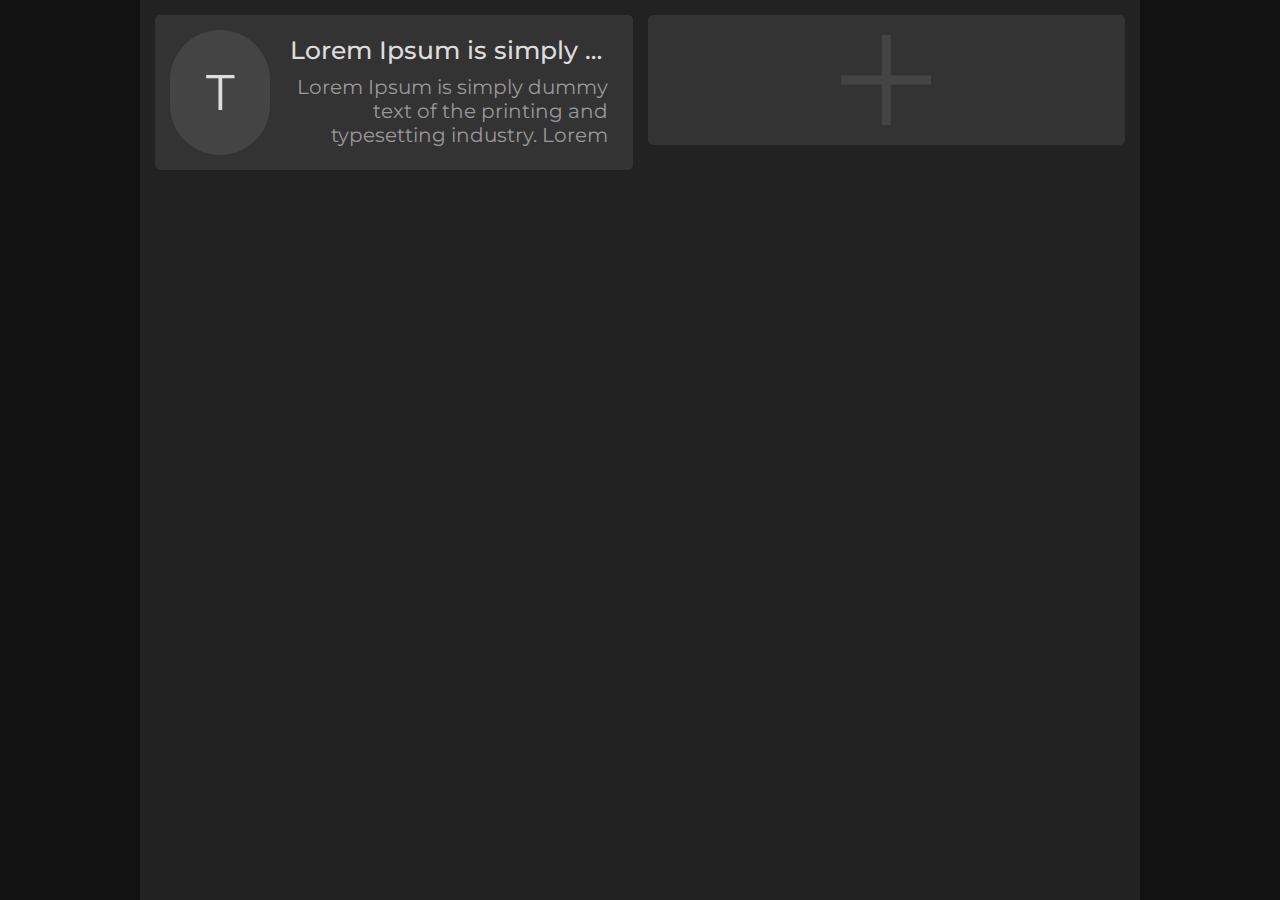
<file: src/main/resources/templates/mainPage/index.html>
<!DOCTYPE html>

<html lang="en" xmlns="http://www.w3.org/1999/xhtml"
      xmlns:th="http://www.thymeleaf.org">
<head>
    <meta charset="UTF-8">
    <title>GGworkManager</title>
    <link rel="stylesheet" href="../../static/css/generalElements/general.css" th:rel="stylesheet"
          th:href="@{/css/generalElements/general.css}">
    <link rel="stylesheet" href="../../static/css/mainPage/main.css" th:rel="stylesheet"
          th:href="@{/css/mainPage/main.css}">
    <link href="https://fonts.googleapis.com/css?family=Montserrat:100,200,300,400,500,600,700" rel="stylesheet"
          th:href="@{https://fonts.googleapis.com/css?family=Montserrat:100,200,300,400,500,600,700}"
          th:rel="stylesheet">
</head>
<body>
<!--<header th:replace="commonElements/header :: header"></header>-->
<main id="main">
    <div class="container" >
        <th:block th:each="work : ${works}">
        <a class="work-button work-block" href="../workPage/index.html" th:href="@{'../workPage/index/id='+${work.id}}">
            <div class="work-image">
                <div class="work-image-replacement" th:text="${work.workName.toUpperCase().charAt(0)}">T</div>
<!--                .toUpperCase().charAt(0)-->
            </div>
            <div class="work-text">
                <div class="work-name" th:text="${work.workName}">Lorem Ipsum is simply dummy text of the printing and typesetting industry.</div>
                <div class="work-description" th:text="${work.workDescription}">Lorem Ipsum is simply dummy text of the printing and typesetting industry.
                    Lorem Ipsum has been the industry's standard dummy text ever since the 1500s, when an unknown
                    printer
                    took a galley of type and scrambled it to make a type specimen book. It has survived not only five
                    centuries, but also the leap into electronic typesetting, remaining essentially unchanged. It was
                    popularised in the 1960s with the release of Letraset sheets containing Lorem Ipsum passages, and
                    more
                    recently with desktop publishing software like Aldus PageMaker including versions of Lorem Ipsum.
                </div>
            </div>
        </a>
        </th:block>
        <a class="new-work-button work-block" href="../newWorkPage/index.html" th:href="@{'../newWorkPage/index'}">
            <div class="add-symbol"></div>
        </a>
    </div>

</main>
<!--<footer th:replace="commonElements/footer :: footer">someFooter</footer>-->
</body>
</html>
</file>
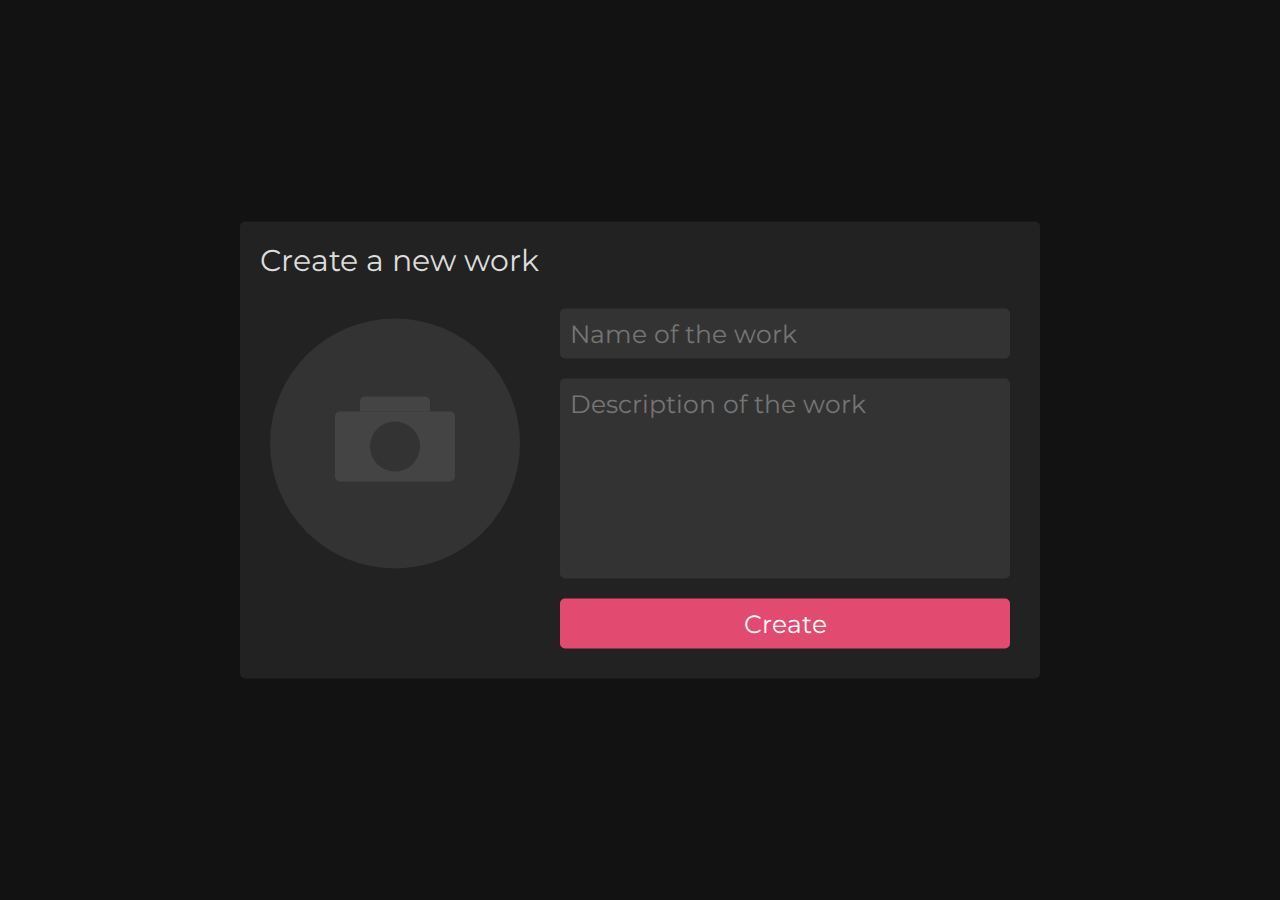
<file: src/main/resources/templates/newWorkPage/index.html>
<!DOCTYPE html>

<html lang="en" xmlns="http://www.w3.org/1999/xhtml"
      xmlns:th="http://www.thymeleaf.org">
<head>
    <meta charset="UTF-8">
    <title>GGTaskManager</title>
    <link rel="stylesheet" href="../../static/css/generalElements/general.css" th:rel="stylesheet"
          th:href="@{/css/generalElements/general.css}">
    <link rel="stylesheet" href="../../static/css/newWorkPage/main.css" th:rel="stylesheet"
          th:href="@{/css/newWorkPage/main.css}">
    <link href="https://fonts.googleapis.com/css?family=Montserrat:100,200,300,400,500,600,700" rel="stylesheet"
          th:href="@{https://fonts.googleapis.com/css?family=Montserrat:100,200,300,400,500,600,700}"
          th:rel="stylesheet">
</head>
<body>
<!--<header th:replace="commonElements/header :: header"></header>-->
<main id="main">
<form class="panel" method="POST" th:action="@{'/newWorkPage/index'}" th:object="${newWork}">
    <div class="panel-text">Create a new work</div>
    <div class="container">
        <div class="image-area">
            <div class="image-replacement">
                <div class="small-rectangle">
                </div>
                <div class="big-rectangle">
                    <div class="round-into-big-rectangle">

                    </div>
                </div>
            </div>

        </div>
        <div class="fields-container">
            <textarea class="name-field text-field" rows="1" placeholder="Name of the work" th:field="${newWork.workName}"></textarea>
            <textarea class="description-field text-field" rows="6" placeholder="Description of the work" th:field="*{workDescription}"></textarea>
            <button type="submit" class="create-work-button">Create</button>
        </div>
        </div>
    </form>
</main>
<!--<footer th:replace="commonElements/footer :: footer">someFooter</footer>-->
</body>
</html>
</file>
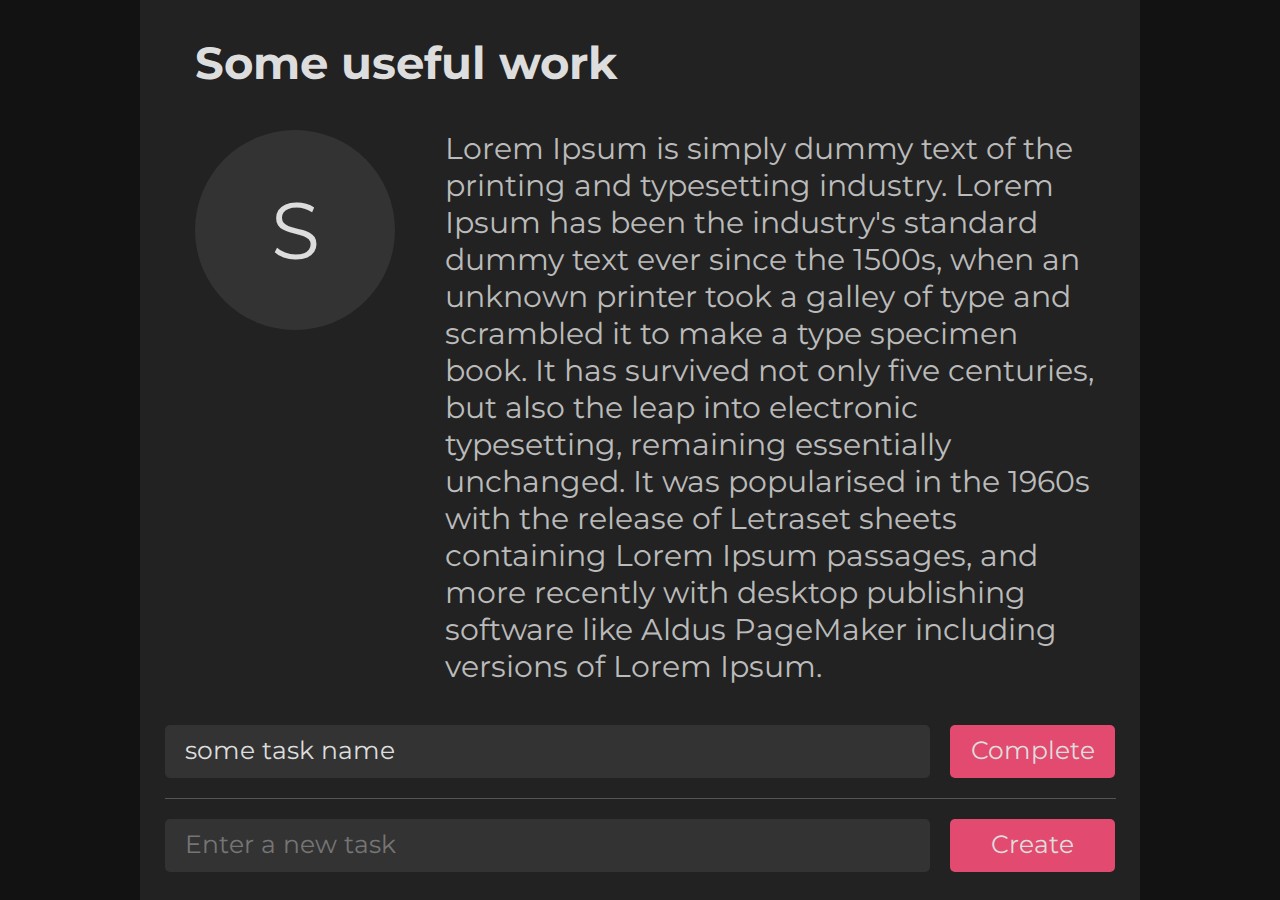
<file: src/main/resources/templates/workPage/index.html>
<!DOCTYPE html>

<html lang="en" xmlns="http://www.w3.org/1999/xhtml"
      xmlns:th="http://www.thymeleaf.org">
<head>
    <meta charset="UTF-8">
    <title>GGTaskManager</title>
    <link rel="stylesheet" href="../../static/css/generalElements/general.css" th:rel="stylesheet"
          th:href="@{/css/generalElements/general.css}">
    <link rel="stylesheet" href="../../static/css/workPage/main.css" th:rel="stylesheet"
          th:href="@{/css/workPage/main.css}">
    <link href="https://fonts.googleapis.com/css?family=Montserrat:100,200,300,400,500,600,700" rel="stylesheet"
          th:href="@{https://fonts.googleapis.com/css?family=Montserrat:100,200,300,400,500,600,700}"
          th:rel="stylesheet">
</head>
<body>
<!--<header th:replace="commonElements/header :: header"></header>-->
<main id="main">
    <div class="container">
        <div class="work-name-place" th:text="${currentWork.workName}">Some useful work</div>
        <div class="image-and-description-place">
            <div class="image-place" th:text="${currentWork.workName.toUpperCase().charAt(0)}">S</div>
            <div class="description-place" th:text="${currentWork.workDescription}">Lorem Ipsum is simply dummy text of the printing and typesetting industry.
                Lorem Ipsum has been the industry's standard dummy text ever since the 1500s, when an unknown
                printer
                took a galley of type and scrambled it to make a type specimen book. It has survived not only five
                centuries, but also the leap into electronic typesetting, remaining essentially unchanged. It was
                popularised in the 1960s with the release of Letraset sheets containing Lorem Ipsum passages, and
                more
                recently with desktop publishing software like Aldus PageMaker including versions of Lorem Ipsum.
            </div>
        </div>
        <div class="tasks-container">
            <th:block th:each="task : ${tasks}">
            <div class="task">
                <div class="task-name" th:text="${task.taskName}">some task name</div>
                <div class="task-complete-button">Complete</div>
            </div>
            </th:block>
<!--            <div class="task">-->
<!--                <div class="task-name">some task name</div>-->
<!--                <div class="task-complete-button">Complete</div>-->
<!--            </div>-->
<!--            <div class="task">-->
<!--                <div class="task-name">some task name</div>-->
<!--                <div class="task-complete-button">Complete</div>-->
<!--            </div>-->
<!--            <div class="task">-->
<!--                <div class="task-name">some task name</div>-->
<!--                <div class="task-complete-button">Complete</div>-->
<!--            </div>-->
        </div>
        <div class="separator"></div>
        <div class="new-task task">
            <input class="new-task-name" placeholder="Enter a new task">
            <div class="new-task-create-button">Create</div>
        </div>
    </div>
</main>
<!--<footer th:replace="commonElements/footer :: footer">someFooter</footer>-->
</body>
</html>
</file>
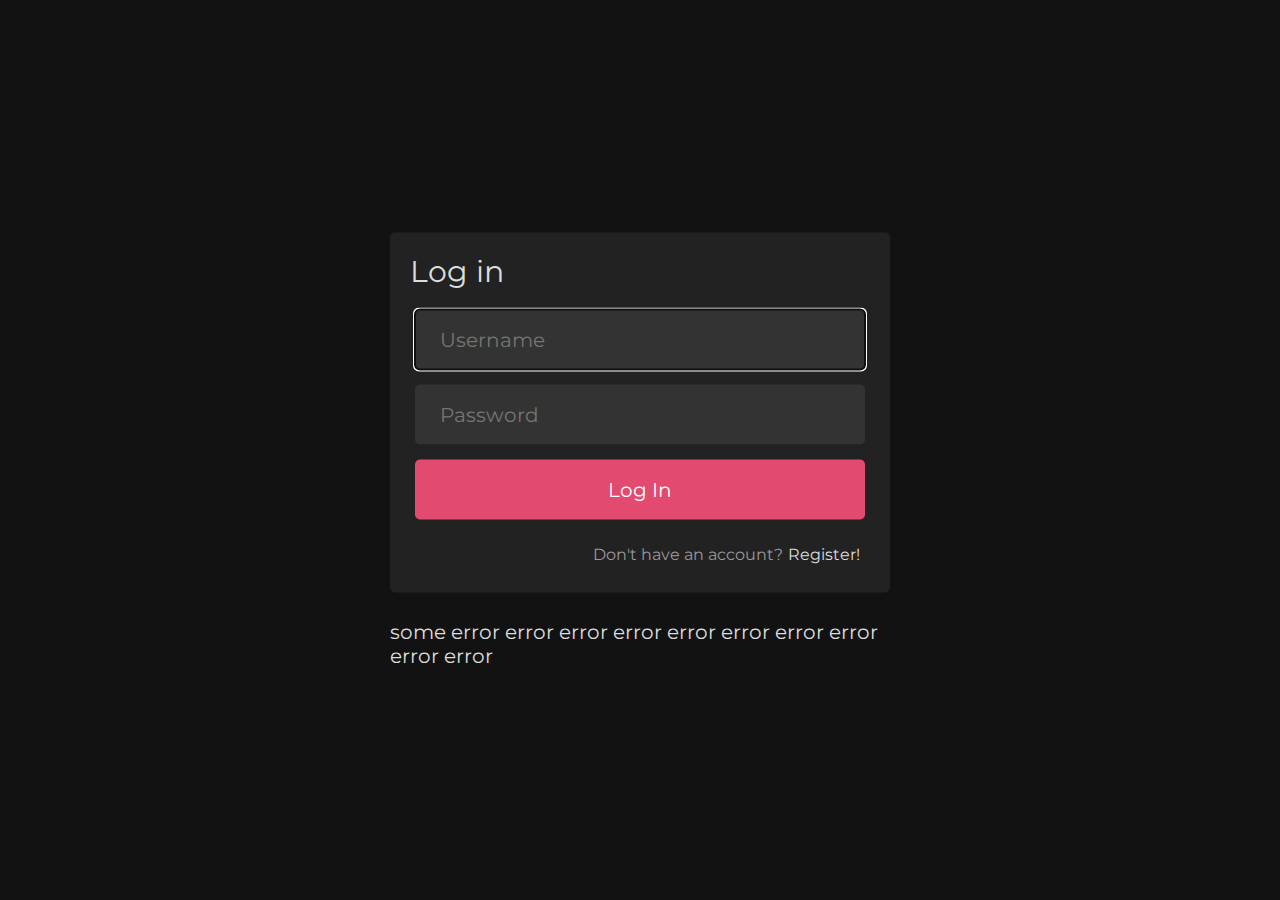
<file: src/main/resources/templates/logInPage/logInForm.html>
<!DOCTYPE html>

<html lang="en" xmlns="http://www.w3.org/1999/xhtml"
      xmlns:th="http://www.thymeleaf.org">
<head>
    <meta charset="utf-8">
    <title>GGTaskManager</title>
    <link rel="stylesheet" href="../../static/css/generalElements/general.css" th:rel="stylesheet"
          th:href="@{/css/generalElements/general.css}">
    <link href="https://fonts.googleapis.com/css?family=Montserrat:100,200,300,400,500,600,700" rel="stylesheet"
          th:href="@{https://fonts.googleapis.com/css?family=Montserrat:100,200,300,400,500,600,700}"
          th:rel="stylesheet">
    <link rel="stylesheet" href="../../static/css/generalElements/signFormElements.css" th:rel="stylesheet"
          th:href="@{/css/generalElements/signFormElements.css}">
    <link rel="stylesheet" href="../../static/css/logInPage/main.css" th:rel="stylesheet"
          th:href="@{/css/logInPage/main.css}">
</head>

<div class="container" th:fragment="container">
    <form class="form-log-in" method="POST" th:action="@{/logInPage/index}">
        <div class="form-heading" th:text="#{form.logInHeaderText}">Log in</div>

        <div class="form-group">

            <input name="username" type="text" class="form-control" placeholder="Username"
                   th:placeholder="#{form.placeholderUsername}"
                   autofocus="true"/>

            <input name="password" type="password" class="form-control" placeholder="Password"
                   th:placeholder="#{form.placeholderPassword}"/>

            <input type="hidden" name="${_csrf.parameterName}" value="${_csrf.token}"/>

            <button id="log-in-button" class="btn btn-lg btn-primary btn-block" type="submit"
                    th:text="#{form.logInButton}">Log In
            </button>
            <div id="register-text-div">
                <div  th:text="#{form.betweenButtonText}">Don't have an account? </div>
                <div>
                    <a id="to-sign-up-button" th:href="@{../signUpPage/index}"
                       th:text="#{form.toRegisterButton}"> Register!</a>
                </div>
            </div>
        </div>
    </form>
<!--    <span th:text="${message}">some message</span>-->
    <span class="has-error" th:text="${error}">some error error error error error error error error error error</span>
</div>
</file>
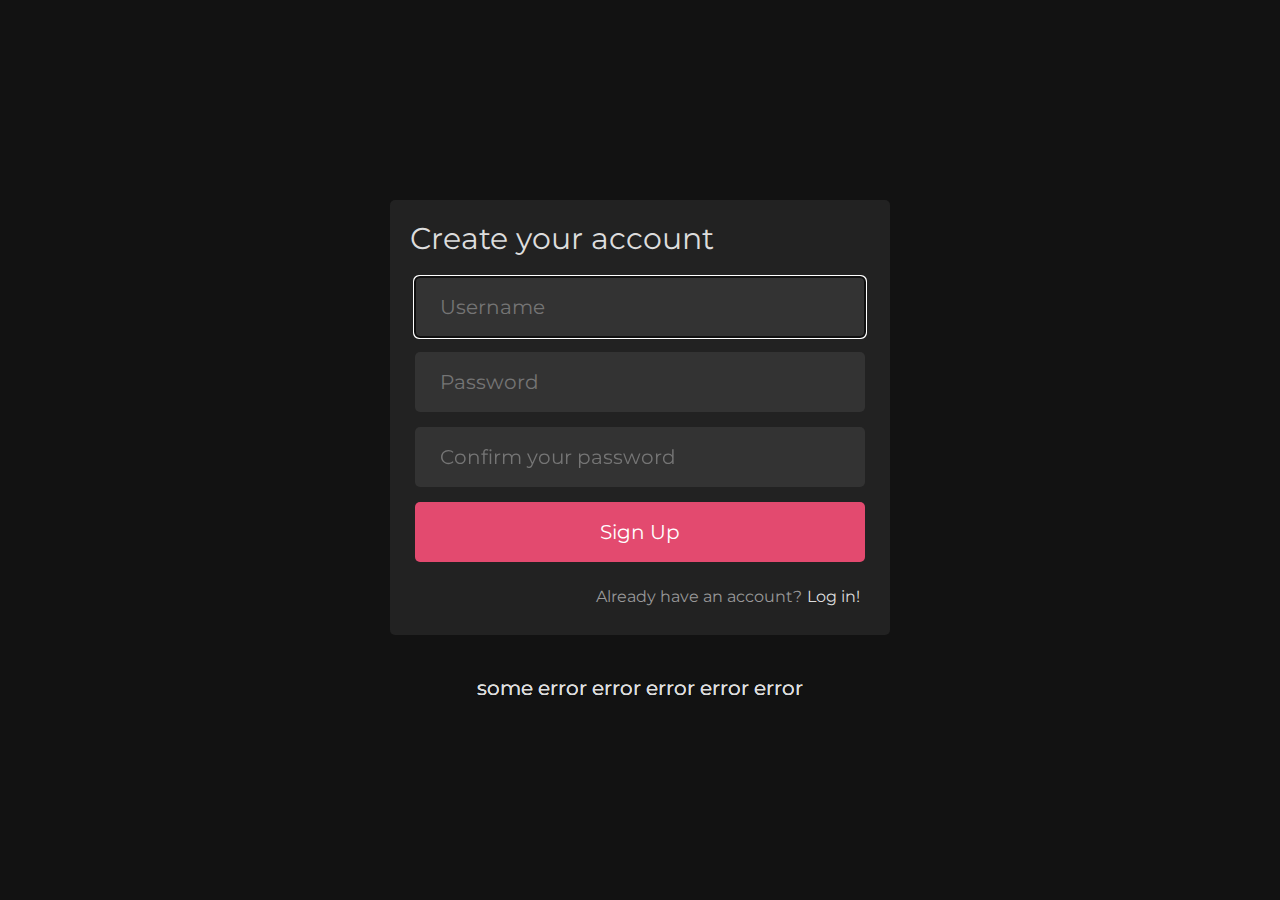
<file: src/main/resources/templates/signUpPage/registrationForm.html>
<!DOCTYPE html>
<html lang="en" xmlns="http://www.w3.org/1999/xhtml"
      xmlns:th="http://www.thymeleaf.org">
<head>
    <meta charset="UTF-8">
    <title>GGTaskManager</title>
    <link rel="stylesheet" href="../../static/css/generalElements/general.css" th:rel="stylesheet"
          th:href="@{/css/generalElements/general.css}">
    <link rel="stylesheet" href="../../static/css/generalElements/signFormElements.css" th:rel="stylesheet"
          th:href="@{/css/generalElements/signFormElements.css}">
    <link rel="stylesheet" href="../../static/css/signUpPage/main.css" th:rel="stylesheet"
          th:href="@{/css/signUpPage/main.css}">
    <link href="https://fonts.googleapis.com/css?family=Montserrat:100,200,300,400,500,600,700" rel="stylesheet"
          th:href="@{https://fonts.googleapis.com/css?family=Montserrat:100,200,300,400,500,600,700}"
          th:rel="stylesheet">
</head>

<div class="container" th:fragment="container" th:object="${userForm}">
    <form method="POST" class="form-sign-up" th:action="@{/signUpPage/index}">
        <div class="form-heading" th:text="#{registerForm.RegistrationHeaderText}">Create your account</div>
        <div class="inputs" id="inputs">
            <div class="column" >
                <div class="form-group">
                    <input name="username" type="text" class="form-control"
                           placeholder="Username" th:placeholder="#{registerForm.placeholderUsername}"
                           autofocus="true" th:field="*{username}">
                </div>

                <div class="form-group">
                    <input type="password" class="form-control" placeholder="Password"
                           th:placeholder="#{registerForm.placeholderPassword}" th:field="*{password}">
                </div>

                <div class="form-group">
                    <input type="password" class="form-control"
                           placeholder="Confirm your password"
                           th:placeholder="#{registerForm.placeholderConfirmPassword}" th:field="*{passwordConfirm}">
                </div>
            </div>
        </div>

        <button id="sign-up-button" class="btn btn-lg btn-primary btn-block" th:text="#{registerForm.signUpButton}"
                type="submit">Sign Up
        </button>

        <div id="log-in-text-div">
            <div th:text="#{registerForm.betweenButtonText}">Already have an account?</div>
            <div>
                <a id="to-log-in-button" th:href="@{../logInPage/index}"
                   th:text="#{registerForm.toLogInButton}">Log in!</a>
            </div>
        </div>

    </form>
    <span class="has-error" th:if="${#fields.hasErrors('username')}" th:errors="*{username}">some error error error error error</span>
    <span class="has-error" th:if="${#fields.hasErrors('password')}" th:errors="*{password}">some error error error error error</span>
    <span class="has-error" th:if="${#fields.hasErrors('passwordConfirm')}"
          th:errors="*{passwordConfirm}">some error error error error error</span>
</div>
</file>
